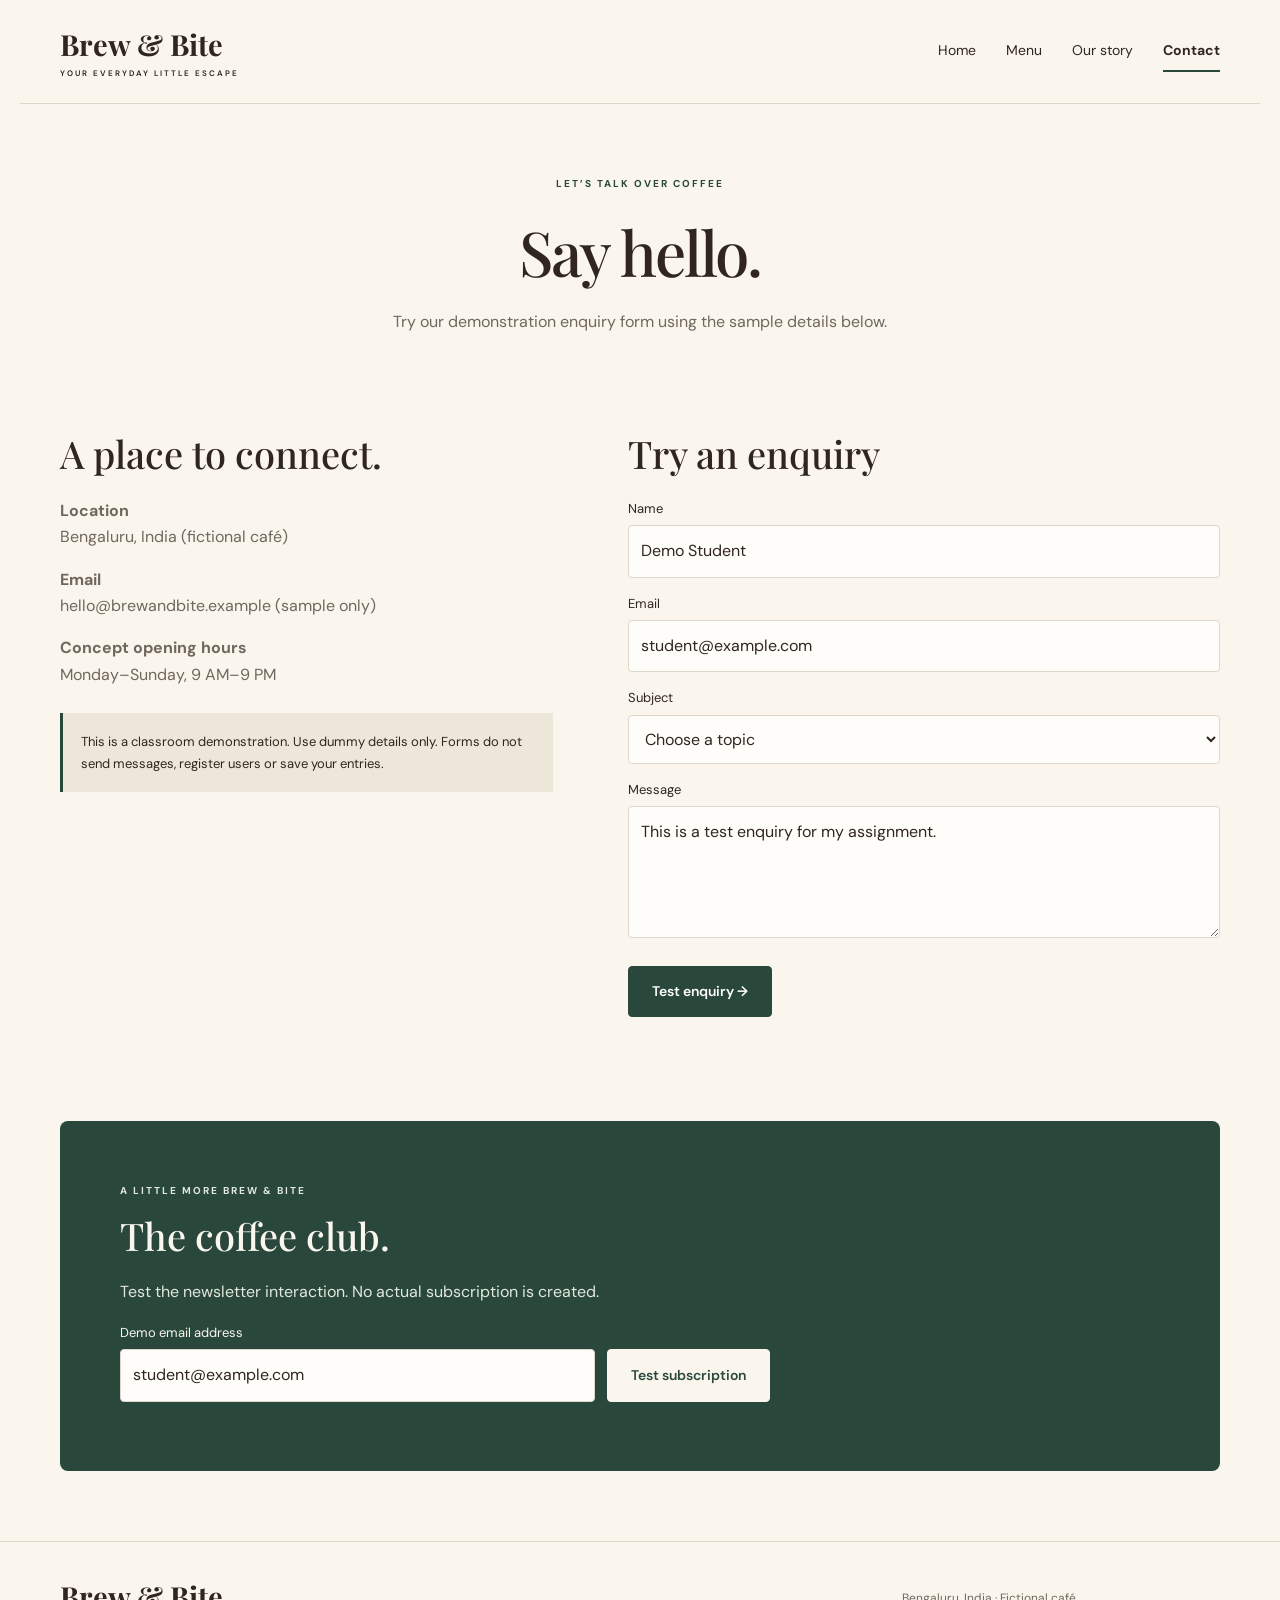
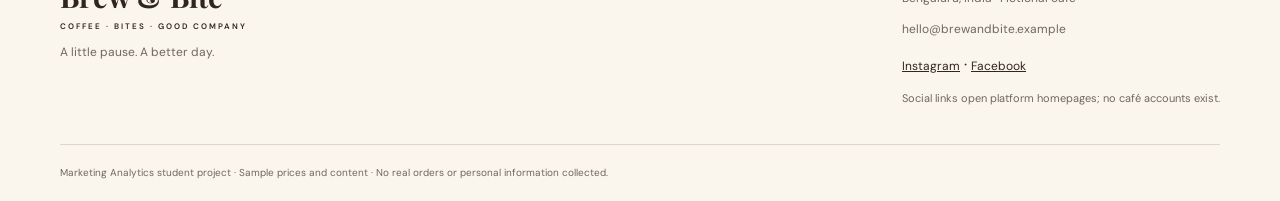
<file: contact.html>
<!doctype html><html lang="en"><head><meta charset="UTF-8"><meta name="viewport" content="width=device-width,initial-scale=1"><meta name="description" content="Brew & Bite — a fictional student café website for a Marketing Analytics project."><title>Contact | Brew & Bite</title><link rel="stylesheet" href="style.css">
<!-- GA4: replace BOTH occurrences of G-XXXXXXXXXX below with your Measurement ID. -->
<script async src="https://www.googletagmanager.com/gtag/js?id=G-WD9H8BRYB6"></script>
<script>window.dataLayer=window.dataLayer||[];function gtag(){dataLayer.push(arguments);}gtag('js',new Date());gtag('config','G-WD9H8BRYB6');</script>
<script src="script.js" defer></script></head><body><a class="skip" href="#main">Skip to content</a><header><a class="logo" href="index.html">Brew & Bite<span>YOUR EVERYDAY LITTLE ESCAPE</span></a><nav aria-label="Main navigation"><a href="index.html">Home</a><a href="products.html">Menu</a><a href="about.html">Our story</a><a href="contact.html" aria-current="page">Contact</a></nav></header><main id="main"><section class="page-intro"><span class="eyebrow">LET’S TALK OVER COFFEE</span><h1>Say hello.</h1><p>Try our demonstration enquiry form using the sample details below.</p></section><section class="section contact-grid"><aside><h2>A place to connect.</h2><p><strong>Location</strong><br>Bengaluru, India (fictional café)</p><p><strong>Email</strong><br>hello@brewandbite.example (sample only)</p><p><strong>Concept opening hours</strong><br>Monday–Sunday, 9 AM–9 PM</p><div class="notice">This is a classroom demonstration. Use dummy details only. Forms do not send messages, register users or save your entries.</div></aside><form id="enquiry" data-form="enquiry"><h2>Try an enquiry</h2><label for="name">Name</label><input id="name" type="text" value="Demo Student" required maxlength="80"><label for="email">Email</label><input id="email" type="email" value="student@example.com" required><label for="subject">Subject</label><select id="subject" required><option value="">Choose a topic</option><option>Menu enquiry</option><option>General feedback</option><option>Café concept</option></select><label for="message">Message</label><textarea id="message" required minlength="5" maxlength="500" rows="4">This is a test enquiry for my assignment.</textarea><button class="button" type="submit">Test enquiry →</button><p class="form-status" role="status"></p></form></section><section class="green-panel"><span class="eyebrow">A LITTLE MORE BREW & BITE</span><h2>The coffee club.</h2><p>Test the newsletter interaction. No actual subscription is created.</p><form id="newsletter" data-form="newsletter"><label for="newsletter-email">Demo email address</label><div class="newsletter-row"><input id="newsletter-email" type="email" value="student@example.com" required><button class="button light" type="submit">Test subscription</button></div><p class="form-status" role="status"></p></form></section></main><footer><div class="footer-inner"><div><a class="logo" href="index.html">Brew & Bite<span>COFFEE · BITES · GOOD COMPANY</span></a><p>A little pause. A better day.</p></div><div><p>Bengaluru, India · Fictional café</p><p>hello@brewandbite.example</p><a href="https://www.instagram.com/" target="_blank" rel="noopener noreferrer">Instagram</a> · <a href="https://www.facebook.com/" target="_blank" rel="noopener noreferrer">Facebook</a><p class="small">Social links open platform homepages; no café accounts exist.</p></div></div><p class="legal">Marketing Analytics student project · Sample prices and content · No real orders or personal information collected.</p></footer><dialog id="details"><button id="close-dialog" aria-label="Close product details">✕</button><span class="eyebrow">FRESH FROM OUR MENU</span><h2 id="detail-title"></h2><p id="detail-description"></p><strong id="detail-price"></strong><p class="small">Sample menu only. Ordering is not available.</p></dialog></body></html>
</file>
<file: style.css>
@import url('https://fonts.googleapis.com/css2?family=DM+Sans:wght@400;500;600;700&family=Playfair+Display:wght@500;600;700&display=swap');
:root{--cream:#faf6ed;--ink:#30261f;--green:#29483b;--muted:#70675e;--line:#ded6c9}*{box-sizing:border-box}body{margin:0;background:var(--cream);color:var(--ink);font-family:'DM Sans',Arial,sans-serif;line-height:1.65}a{color:inherit}button,input,select,textarea{font:inherit}button,a,input,textarea,select{-webkit-tap-highlight-color:transparent}a,button{transition:background .2s,transform .2s}button{cursor:pointer}button:hover,.button:hover{transform:translateY(-2px)}a:focus-visible,button:focus-visible,input:focus-visible,textarea:focus-visible,select:focus-visible{outline:3px solid #b57130;outline-offset:4px}.skip{position:absolute;left:16px;top:-70px;background:white;padding:10px;z-index:4}.skip:focus{top:10px}header{max-width:1240px;margin:auto;padding:25px 40px;display:flex;align-items:center;justify-content:space-between;border-bottom:1px solid var(--line);gap:20px}.logo{text-decoration:none;font:700 29px 'Playfair Display',Georgia,serif;white-space:nowrap}.logo span{display:block;font:600 8px 'DM Sans',sans-serif;letter-spacing:2px;margin-top:5px}nav{display:flex;gap:30px}nav a{text-decoration:none;font-size:14px;padding:8px 0}nav a[aria-current]{border-bottom:2px solid var(--green);font-weight:bold}h1,h2,h3{font-family:'Playfair Display',Georgia,serif;line-height:1.12;font-weight:500}h1{font-size:clamp(42px,5.5vw,76px);letter-spacing:-2px;margin:22px 0}h2{font-size:38px;margin:12px 0 22px}h3{font-size:25px;margin:10px 0}p{color:var(--muted)}.eyebrow{font-size:10px;letter-spacing:2px;font-weight:700;color:var(--green)}.hero{max-width:1240px;margin:auto;padding:64px 40px 70px;display:grid;grid-template-columns:1fr 1fr;gap:65px;align-items:center}.hero p{max-width:440px;margin-bottom:30px}.button{display:inline-block;padding:13px 23px;background:var(--green);color:white;border:1px solid var(--green);border-radius:4px;text-decoration:none;font-weight:600;font-size:14px}.text-link{font-size:14px;text-underline-offset:6px}.hero .text-link{margin-left:20px}.hero-note{font-size:11px;margin-top:35px;color:var(--muted)}.hero-note span{margin:0 8px;color:#a06c3b}.hero-photo{position:relative}.hero-photo img{width:100%;height:470px;object-fit:cover;border-radius:150px 150px 8px 8px}.photo-label{position:absolute;bottom:25px;left:-20px;background:var(--cream);padding:14px 20px;font:italic 19px Georgia;box-shadow:0 5px 20px #0001}.section{max-width:1240px;margin:auto;padding:50px 40px}.section-heading{display:flex;justify-content:space-between;align-items:center;gap:20px}.grid{display:grid;grid-template-columns:repeat(3,1fr);gap:25px}.card{background:#fffdf9;border:1px solid var(--line);border-radius:9px;overflow:hidden}.card img{width:100%;height:220px;object-fit:cover;display:block}.card-body{padding:23px}.card p{font-size:14px;min-height:48px}.card-bottom{display:flex;align-items:center;justify-content:space-between;gap:10px;margin-top:23px}.card-bottom strong{font-size:20px}.detail{border:0;background:none;color:var(--green);font-size:13px;text-decoration:underline;text-underline-offset:4px}.green-panel{max-width:1160px;margin:40px auto 70px;padding:55px 60px;background:var(--green);color:var(--cream);border-radius:8px}.green-panel .eyebrow,.green-panel p{color:#e2e8dd}.green-panel p{max-width:640px}.light{background:var(--cream);color:var(--green);border-color:var(--cream)}footer{border-top:1px solid var(--line);padding:35px 40px 20px}.footer-inner{max-width:1160px;margin:auto;display:flex;justify-content:space-between;gap:30px}.footer-inner p,.footer-inner a:not(.logo){font-size:12px}.legal{max-width:1160px;margin:25px auto 0;padding-top:20px;border-top:1px solid var(--line);font-size:10px}.small{font-size:11px!important}.page-intro{max-width:1000px;text-align:center;margin:auto;padding:65px 25px 20px}.page-intro h1{font-size:clamp(40px,5vw,62px)}.filters{display:flex;gap:12px;flex-wrap:wrap;margin-bottom:30px}.filters button{background:transparent;border:1px solid var(--line);border-radius:30px;padding:8px 23px;color:var(--green)}.filters button[aria-pressed=true]{background:var(--green);color:white}.card[hidden]{display:none}.story{display:grid;grid-template-columns:1fr 1fr;gap:60px;align-items:center}.story img{width:100%;height:440px;object-fit:cover;border-radius:8px}.values{padding-bottom:80px}.values article{border-top:1px solid var(--line);padding-top:25px}.values h2{font-size:29px}.contact-grid{display:grid;grid-template-columns:1fr 1.2fr;gap:75px}form label{display:block;font-size:13px;margin:15px 0 6px}input,select,textarea{width:100%;padding:12px;border:1px solid var(--line);border-radius:4px;background:#fffdf9;color:var(--ink)}textarea{resize:vertical}form .button{margin-top:20px}.notice{padding:18px;background:#ede7d9;font-size:13px;border-left:3px solid var(--green);margin-top:25px}.form-status{font-size:14px}.newsletter-row{display:flex;gap:12px;max-width:650px}.newsletter-row .button{margin:0;white-space:nowrap}dialog{border:1px solid var(--line);border-radius:12px;padding:45px;max-width:480px;width:90%;background:var(--cream);color:var(--ink)}dialog::backdrop{background:#17251f99}#close-dialog{float:right;border:0;background:transparent;font-size:20px}dialog h2{font-size:32px}@media(max-width:800px){header{padding:20px;flex-wrap:wrap}nav{gap:22px;flex-wrap:wrap}.hero{padding:40px 22px;grid-template-columns:1fr;gap:35px}.hero-photo img{height:360px}.photo-label{left:12px}.grid{grid-template-columns:repeat(2,1fr)}.section{padding:35px 22px}.green-panel{margin:30px 22px;padding:35px 25px}.story,.contact-grid{grid-template-columns:1fr;gap:30px}.footer-inner{flex-direction:column}footer{padding:30px 22px}.hero .text-link{display:inline-block;margin:18px 0 0 18px}.section-heading{align-items:flex-start}.section-heading h2{font-size:31px}}@media(max-width:520px){.grid{grid-template-columns:1fr}nav{gap:25px}nav a{font-size:13px}.hero-note{font-size:10px}.hero-note span{margin:0 3px}.hero-photo img{height:310px}.newsletter-row{flex-direction:column}.section-heading{display:block;margin-bottom:25px}.story img{height:300px}.page-intro{padding-top:40px}}@media(prefers-reduced-motion:reduce){*{transition:none!important}}
</file>
